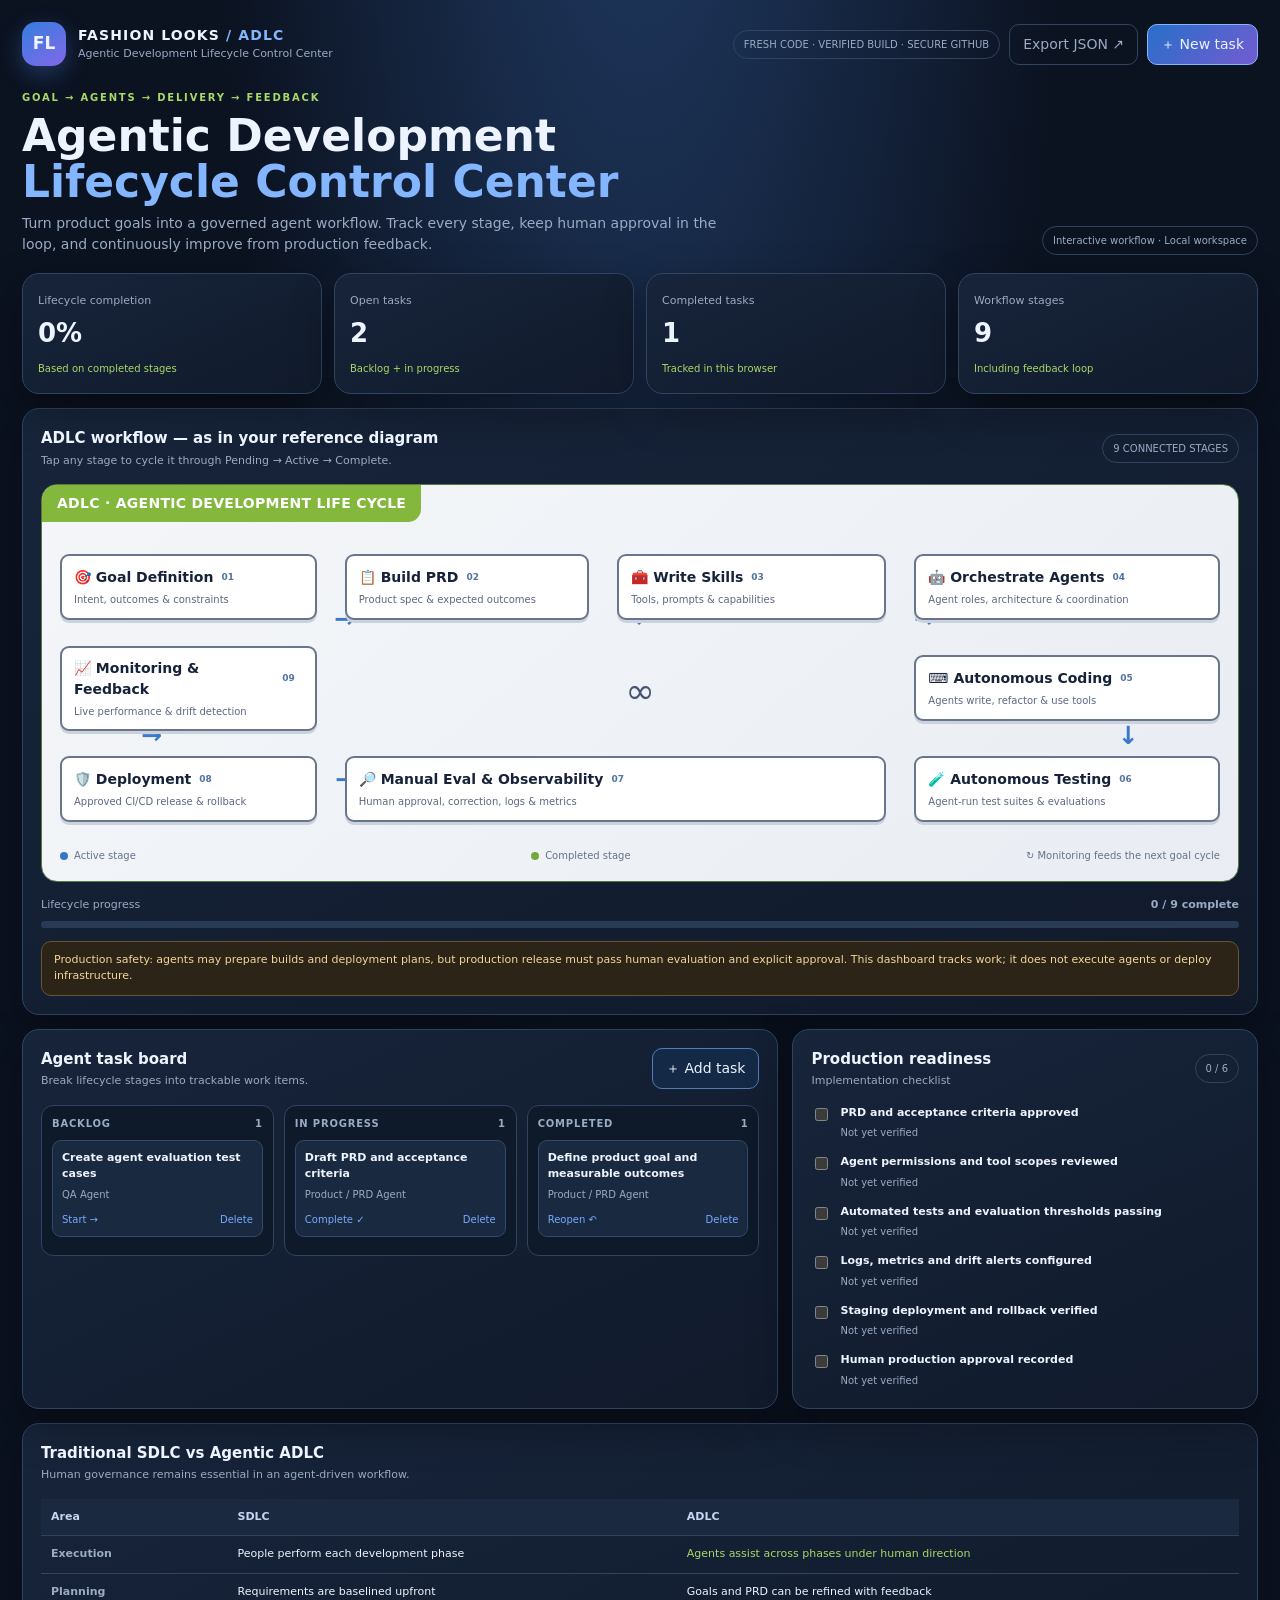
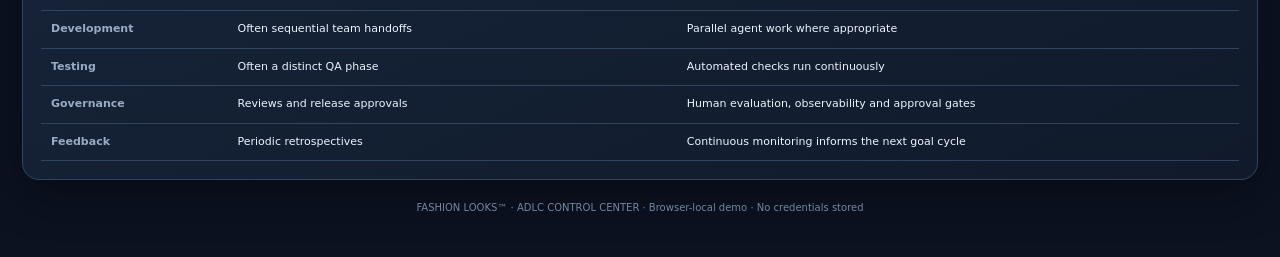
<file: adlc/index.html>
<!doctype html>
<html lang="en">
<head>
<meta charset="utf-8"><meta name="viewport" content="width=device-width,initial-scale=1">
<meta name="theme-color" content="#0b1220">
<meta name="description" content="Fashion Looks ADLC — Agentic Development Lifecycle control center.">
<title>Fashion Looks | ADLC Control Center</title>
<style>
:root{color-scheme:dark;--bg:#0b1220;--surface:#111c2e;--surface2:#16243a;--line:#30435f;--text:#eef4ff;--muted:#9aabc4;--blue:#75aaff;--green:#a8d968;--amber:#ffc078;--red:#ff8585;--shadow:0 16px 45px #0005}
*{box-sizing:border-box}body{margin:0;background:radial-gradient(ellipse at 50% -20%,#213c66 0,transparent 48%),var(--bg);color:var(--text);font:14px/1.5 Inter,ui-sans-serif,system-ui,-apple-system,"Segoe UI",sans-serif}
button,input,select{font:inherit}button{cursor:pointer}.shell{max-width:1440px;margin:auto;padding:22px}.topbar{display:flex;align-items:center;justify-content:space-between;gap:14px;margin-bottom:24px}.brand{display:flex;align-items:center;gap:12px}.brandmark{width:44px;height:44px;border-radius:14px;display:grid;place-items:center;font-weight:900;font-size:17px;background:linear-gradient(145deg,#357de0,#8368e8);box-shadow:0 8px 25px #4c83e955}.brand strong{letter-spacing:.08em}.brand small{display:block;color:var(--muted);font-size:11px}.actions{display:flex;gap:9px;align-items:center;flex-wrap:wrap}.button{border:1px solid #537cb4;background:#142946;color:#eaf3ff;border-radius:10px;padding:9px 13px;transition:transform .18s,background .18s,box-shadow .18s}.button:hover{transform:translateY(-2px);background:#1d3b62;box-shadow:0 7px 20px #3573bd33}.button:active{transform:scale(.97)}.button.primary{background:linear-gradient(135deg,#286fc9,#735bd0);border-color:#83b6ff}.button.quiet{background:transparent;border-color:var(--line);color:var(--muted)}.eyebrow{font-size:10px;letter-spacing:.18em;text-transform:uppercase;color:var(--green);font-weight:800}.intro{display:flex;justify-content:space-between;align-items:end;gap:18px;margin-bottom:18px}.intro h1{font-size:clamp(28px,4vw,44px);line-height:1.05;margin:8px 0}.intro p{color:var(--muted);max-width:700px;margin:0}.chip{border:1px solid var(--line);border-radius:99px;padding:6px 10px;color:var(--muted);font-size:10px;white-space:nowrap}.panel,.metric{background:linear-gradient(155deg,#17243a,#101a2b);border:1px solid var(--line);border-radius:17px;box-shadow:var(--shadow)}.panel{padding:18px}.metrics{display:grid;grid-template-columns:repeat(4,1fr);gap:12px;margin-bottom:14px}.metric{padding:15px}.metric label{color:var(--muted);font-size:11px}.metric strong{display:block;font-size:26px;margin:4px 0}.metric small{color:var(--green);font-size:10px}.panelhead{display:flex;justify-content:space-between;align-items:center;gap:12px;margin-bottom:15px}.panelhead h2{font-size:15px;margin:0}.panelhead p{font-size:11px;color:var(--muted);margin:3px 0 0}.diagram{position:relative;border:1px solid #557a3c;border-radius:16px;padding:18px;background:linear-gradient(140deg,#f4f6f9,#e9edf3);color:#17223a;overflow:hidden}.diagram-title{position:absolute;top:0;left:0;background:#83b83c;color:#fff;font-weight:800;padding:8px 15px;border-radius:0 0 13px 0;letter-spacing:.02em}.flowgrid{margin-top:38px;display:grid;grid-template-columns:1.05fr 1fr 1.1fr 1.25fr;grid-template-rows:92px 78px 92px;gap:16px 28px;align-items:center;position:relative}.node{position:relative;z-index:1;min-height:66px;border:2px solid #68758c;border-radius:9px;background:#fff;color:#17223a;padding:10px 12px;text-align:left;box-shadow:0 3px 0 #cbd2dc;transition:.18s;display:flex;flex-direction:column;justify-content:center}.node:hover{transform:translateY(-2px);border-color:#3978c9;box-shadow:0 7px 18px #315a8a33}.node.active{border-color:#3678c8;background:#edf5ff}.node.done{border-color:#75a83d;background:#f1f8e8}.node .node-top{display:flex;align-items:center;justify-content:space-between;gap:8px}.node b{font-size:clamp(11px,1.1vw,14px)}.node small{font-size:10px;color:#5c6880;margin-top:4px}.node .number{font-size:9px;color:#5172a0;font-weight:900}.node .mark{font-size:13px;color:#4b8c31}.goal{grid-column:1;grid-row:1}.prd{grid-column:2;grid-row:1}.skills{grid-column:3;grid-row:1}.orchestrate{grid-column:4;grid-row:1}.coding{grid-column:4;grid-row:2}.testing{grid-column:4;grid-row:3}.evaluation{grid-column:2/4;grid-row:3}.deployment{grid-column:1;grid-row:3}.monitoring{grid-column:1;grid-row:2}.arrow{position:absolute;z-index:0;color:#3979c8;font-size:25px;font-weight:800;line-height:1}.a1{top:65px;left:calc(25% - 16px)}.a2{top:65px;left:calc(50% - 16px)}.a3{top:65px;left:calc(75% - 16px)}.a4{right:7%;top:132px}.a5{right:7%;bottom:87px}.a6{bottom:42px;left:calc(75% - 14px);transform:rotate(180deg)}.a7{bottom:42px;left:calc(25% - 15px);transform:rotate(180deg)}.a8{left:7%;bottom:86px;transform:rotate(180deg)}.a9{left:7%;top:132px;transform:rotate(180deg)}.loop{position:absolute;left:50%;top:51%;transform:translate(-50%,-50%);font-size:35px;color:#263a5d;opacity:.85;pointer-events:none}.flowhint{display:flex;justify-content:space-between;gap:10px;color:#65728a;font-size:10px;margin-top:13px}.flowhint span{display:flex;align-items:center;gap:6px}.legenddot{width:8px;height:8px;border-radius:50%;background:#75a83d}.legenddot.blue{background:#3678c8}.progressarea{margin-top:15px}.progresslabels{display:flex;justify-content:space-between;color:var(--muted);font-size:11px;margin-bottom:7px}.bar{height:7px;background:#293a54;border-radius:99px;overflow:hidden}.bar span{height:100%;display:block;width:0;background:linear-gradient(90deg,#4c99ed,#9b83f3);transition:width .3s}.lower{display:grid;grid-template-columns:1.3fr .8fr;gap:14px;margin-top:14px}.kanban{display:grid;grid-template-columns:repeat(3,minmax(0,1fr));gap:10px}.column{background:#0e1929;border:1px solid var(--line);border-radius:12px;padding:10px;min-height:130px}.column h3{font-size:10px;color:var(--muted);display:flex;justify-content:space-between;margin:0 0 9px;letter-spacing:.08em}.task{background:#192940;border:1px solid #344a68;border-radius:9px;padding:9px;margin-bottom:8px}.task b{font-size:11px;display:block}.task small{color:var(--muted);font-size:10px}.task-actions{display:flex;justify-content:space-between;gap:6px;margin-top:8px}.task-actions button{border:0;background:transparent;color:var(--blue);font-size:10px;padding:0}.activity{display:grid;gap:12px}.activity label{display:flex;gap:9px;align-items:start;cursor:pointer}.activity input{accent-color:#91c94f;margin-top:3px}.activity b{display:block;font-size:11px}.activity small{color:var(--muted);font-size:10px}.note{border:1px solid #69562e;background:#2b2417;color:#f4d69c;padding:10px 12px;border-radius:10px;font-size:11px;margin-top:13px}.comparison{margin-top:14px}.compare{width:100%;border-collapse:collapse;font-size:11px;min-width:540px}.compare th,.compare td{padding:10px;border-bottom:1px solid var(--line);text-align:left}.compare th{background:#1b2940;color:#c6d6f0}.compare td:first-child{color:var(--muted);font-weight:700}.good{color:var(--green)}.tablewrap{overflow:auto}.footer{text-align:center;color:#74859f;font-size:10px;padding:20px}.modal{display:none;position:fixed;inset:0;z-index:5;background:#030914c9;place-items:center;padding:18px}.modal.open{display:grid}.dialog{width:min(440px,100%);background:#142137;border:1px solid var(--line);border-radius:16px;padding:18px;box-shadow:var(--shadow)}.dialog h2{font-size:16px;margin:0 0 12px}.dialog label{display:block;color:var(--muted);font-size:11px;margin:10px 0 5px}.dialog input,.dialog select{width:100%;padding:10px;background:#0b1628;color:var(--text);border:1px solid var(--line);border-radius:9px}.dialogactions{display:flex;justify-content:end;gap:8px;margin-top:15px}.toast{position:fixed;bottom:18px;left:50%;transform:translate(-50%,20px);opacity:0;transition:.2s;background:#1b2d47;border:1px solid #5578a8;color:#fff;padding:10px 15px;border-radius:10px;z-index:9;pointer-events:none}.toast.show{opacity:1;transform:translate(-50%,0)}
@media(max-width:850px){.metrics{grid-template-columns:repeat(2,1fr)}.lower{grid-template-columns:1fr}.flowgrid{gap:12px 18px}.node{padding:8px}.arrow{font-size:19px}}
@media(max-width:620px){.shell{padding:13px}.topbar{align-items:flex-start}.brandmark{width:38px;height:38px}.actions .chip{display:none}.intro{display:block}.intro .chip{display:inline-block;margin-top:12px}.panel{padding:13px}.diagram{padding:12px}.diagram-title{font-size:11px}.flowgrid{margin-top:38px;display:flex;flex-direction:column;gap:8px;align-items:stretch}.node{min-height:58px;width:100%;padding:9px 12px}.node b{font-size:12px}.node small{font-size:10px}.node:after{content:"↓";position:absolute;bottom:-17px;left:50%;transform:translateX(-50%);color:#3979c8;font-size:17px;font-weight:900;z-index:2}.node:last-of-type:after{display:none}.loop,.arrow{display:none}.flowhint{flex-wrap:wrap}.kanban{grid-template-columns:1fr}.column{min-height:65px}.metrics{gap:8px}.metric{padding:11px}.metric strong{font-size:22px}}
</style>
</head>
<body><main class="shell">
<header class="topbar"><div class="brand"><div class="brandmark">FL</div><div><strong>FASHION LOOKS <span style="color:#83b6ff">/ ADLC</span></strong><small>Agentic Development Lifecycle Control Center</small></div></div><div class="actions"><span class="chip">FRESH CODE · VERIFIED BUILD · SECURE GITHUB</span><button class="button quiet" id="export">Export JSON ↗</button><button class="button primary" id="addTop">＋ New task</button></div></header>
<section class="intro"><div><div class="eyebrow">Goal → Agents → Delivery → Feedback</div><h1>Agentic Development<br><span style="color:#84b6ff">Lifecycle Control Center</span></h1><p>Turn product goals into a governed agent workflow. Track every stage, keep human approval in the loop, and continuously improve from production feedback.</p></div><span class="chip">Interactive workflow · Local workspace</span></section>
<section class="metrics"><article class="metric"><label>Lifecycle completion</label><strong id="completion">0%</strong><small>Based on completed stages</small></article><article class="metric"><label>Open tasks</label><strong id="openTasks">0</strong><small>Backlog + in progress</small></article><article class="metric"><label>Completed tasks</label><strong id="doneTasks">0</strong><small>Tracked in this browser</small></article><article class="metric"><label>Workflow stages</label><strong>9</strong><small>Including feedback loop</small></article></section>
<section class="panel"><div class="panelhead"><div><h2>ADLC workflow — as in your reference diagram</h2><p>Tap any stage to cycle it through Pending → Active → Complete.</p></div><span class="chip">9 CONNECTED STAGES</span></div>
<div class="diagram"><div class="diagram-title">ADLC · AGENTIC DEVELOPMENT LIFE CYCLE</div>
<div class="flowgrid" id="flow">
<button class="node goal" data-stage="0"><span class="node-top"><b>🎯 Goal Definition</b><span class="number">01</span></span><small>Intent, outcomes & constraints</small></button>
<button class="node prd" data-stage="1"><span class="node-top"><b>📋 Build PRD</b><span class="number">02</span></span><small>Product spec & expected outcomes</small></button>
<button class="node skills" data-stage="2"><span class="node-top"><b>🧰 Write Skills</b><span class="number">03</span></span><small>Tools, prompts & capabilities</small></button>
<button class="node orchestrate" data-stage="3"><span class="node-top"><b>🤖 Orchestrate Agents</b><span class="number">04</span></span><small>Agent roles, architecture & coordination</small></button>
<button class="node coding" data-stage="4"><span class="node-top"><b>⌨️ Autonomous Coding</b><span class="number">05</span></span><small>Agents write, refactor & use tools</small></button>
<button class="node testing" data-stage="5"><span class="node-top"><b>🧪 Autonomous Testing</b><span class="number">06</span></span><small>Agent-run test suites & evaluations</small></button>
<button class="node evaluation" data-stage="6"><span class="node-top"><b>🔎 Manual Eval & Observability</b><span class="number">07</span></span><small>Human approval, correction, logs & metrics</small></button>
<button class="node deployment" data-stage="7"><span class="node-top"><b>🛡️ Deployment</b><span class="number">08</span></span><small>Approved CI/CD release & rollback</small></button>
<button class="node monitoring" data-stage="8"><span class="node-top"><b>📈 Monitoring & Feedback</b><span class="number">09</span></span><small>Live performance & drift detection</small></button>
<span class="arrow a1">→</span><span class="arrow a2">→</span><span class="arrow a3">→</span><span class="arrow a4">↓</span><span class="arrow a5">↓</span><span class="arrow a6">←</span><span class="arrow a7">←</span><span class="arrow a8">←</span><span class="arrow a9">↑</span><span class="loop">∞</span></div>
<div class="flowhint"><span><i class="legenddot blue"></i> Active stage</span><span><i class="legenddot"></i> Completed stage</span><span>↻ Monitoring feeds the next goal cycle</span></div></div>
<div class="progressarea"><div class="progresslabels"><span>Lifecycle progress</span><b id="progressText">0 / 9 complete</b></div><div class="bar"><span id="progressBar"></span></div></div>
<div class="note">Production safety: agents may prepare builds and deployment plans, but production release must pass human evaluation and explicit approval. This dashboard tracks work; it does not execute agents or deploy infrastructure.</div></section>
<section class="lower"><div class="panel"><div class="panelhead"><div><h2>Agent task board</h2><p>Break lifecycle stages into trackable work items.</p></div><button class="button" id="addTask">＋ Add task</button></div><div class="kanban"><div class="column" data-status="todo"><h3>BACKLOG <span>0</span></h3><div class="tasklist"></div></div><div class="column" data-status="doing"><h3>IN PROGRESS <span>0</span></h3><div class="tasklist"></div></div><div class="column" data-status="done"><h3>COMPLETED <span>0</span></h3><div class="tasklist"></div></div></div></div>
<aside class="panel"><div class="panelhead"><div><h2>Production readiness</h2><p>Implementation checklist</p></div><span class="chip" id="checkCount">0 / 6</span></div><div class="activity" id="checklist"></div></aside></section>
<section class="panel comparison"><div class="panelhead"><div><h2>Traditional SDLC vs Agentic ADLC</h2><p>Human governance remains essential in an agent-driven workflow.</p></div></div><div class="tablewrap"><table class="compare"><thead><tr><th>Area</th><th>SDLC</th><th>ADLC</th></tr></thead><tbody><tr><td>Execution</td><td>People perform each development phase</td><td class="good">Agents assist across phases under human direction</td></tr><tr><td>Planning</td><td>Requirements are baselined upfront</td><td>Goals and PRD can be refined with feedback</td></tr><tr><td>Development</td><td>Often sequential team handoffs</td><td>Parallel agent work where appropriate</td></tr><tr><td>Testing</td><td>Often a distinct QA phase</td><td>Automated checks run continuously</td></tr><tr><td>Governance</td><td>Reviews and release approvals</td><td>Human evaluation, observability and approval gates</td></tr><tr><td>Feedback</td><td>Periodic retrospectives</td><td>Continuous monitoring informs the next goal cycle</td></tr></tbody></table></div></section>
<footer class="footer">FASHION LOOKS™ · ADLC CONTROL CENTER · Browser-local demo · No credentials stored</footer></main>
<div class="modal" id="modal"><form class="dialog" id="taskForm"><h2>Create ADLC work item</h2><label for="title">Task title</label><input id="title" maxlength="100" required placeholder="e.g. Write acceptance tests for agent tools"><label for="owner">Assigned role</label><select id="owner"><option>Product / PRD Agent</option><option>Skills Agent</option><option>Orchestrator Agent</option><option>Engineering Agent</option><option>QA Agent</option><option>Human Reviewer</option></select><label for="status">Status</label><select id="status"><option value="todo">Backlog</option><option value="doing">In progress</option><option value="done">Completed</option></select><div class="dialogactions"><button type="button" class="button quiet" id="cancel">Cancel</button><button class="button primary">Create task</button></div></form></div><div class="toast" id="toast"></div>
<script>
(()=>{'use strict';
const stageNames=['Goal Definition','Build PRD','Write Skills','Orchestrate Agents','Autonomous Coding','Autonomous Testing','Manual Eval & Observability','Deployment','Monitoring & Feedback'];
const checks=['PRD and acceptance criteria approved','Agent permissions and tool scopes reviewed','Automated tests and evaluation thresholds passing','Logs, metrics and drift alerts configured','Staging deployment and rollback verified','Human production approval recorded'];
const read=(key,fallback)=>{try{const v=JSON.parse(localStorage.getItem(key));return v??fallback}catch{return fallback}};
let stageState=read('fl-adlc-stages',Array(9).fill('pending'));
let tasks=read('fl-adlc-tasks',[
{id:1,title:'Define product goal and measurable outcomes',owner:'Product / PRD Agent',status:'done'},
{id:2,title:'Draft PRD and acceptance criteria',owner:'Product / PRD Agent',status:'doing'},
{id:3,title:'Create agent evaluation test cases',owner:'QA Agent',status:'todo'}
]);
let checked=read('fl-adlc-checks',[]);
const $=s=>document.querySelector(s);
const save=()=>{localStorage.setItem('fl-adlc-stages',JSON.stringify(stageState));localStorage.setItem('fl-adlc-tasks',JSON.stringify(tasks));localStorage.setItem('fl-adlc-checks',JSON.stringify(checked))};
function notify(message){const el=$('#toast');el.textContent=message;el.classList.add('show');setTimeout(()=>el.classList.remove('show'),2100)}
function renderStages(){document.querySelectorAll('[data-stage]').forEach(el=>{const i=Number(el.dataset.stage),state=stageState[i];el.classList.toggle('active',state==='active');el.classList.toggle('done',state==='done');let mark=el.querySelector('.mark');if(!mark){mark=document.createElement('span');mark.className='mark';el.querySelector('.node-top').append(mark)}mark.textContent=state==='done'?'✓':state==='active'?'●':'';el.setAttribute('aria-label',stageNames[i]+': '+state)});const n=stageState.filter(x=>x==='done').length,p=Math.round(n/9*100);$('#completion').textContent=p+'%';$('#progressText').textContent=n+' / 9 complete';$('#progressBar').style.width=p+'%'}
function renderTasks(){let open=0,done=0;document.querySelectorAll('.column').forEach(col=>{const status=col.dataset.status,list=col.querySelector('.tasklist'),items=tasks.filter(t=>t.status===status);list.innerHTML='';col.querySelector('h3 span').textContent=items.length;items.forEach(task=>{const card=document.createElement('article');card.className='task';const title=document.createElement('b');title.textContent=task.title;const owner=document.createElement('small');owner.textContent=task.owner;const controls=document.createElement('div');controls.className='task-actions';const move=document.createElement('button');move.textContent=status==='todo'?'Start →':status==='doing'?'Complete ✓':'Reopen ↶';move.onclick=()=>{task.status=status==='todo'?'doing':status==='doing'?'done':'todo';save();renderTasks()};const del=document.createElement('button');del.textContent='Delete';del.onclick=()=>{tasks=tasks.filter(t=>t.id!==task.id);save();renderTasks()};controls.append(move,del);card.append(title,owner,controls);list.append(card)});if(status==='done')done+=items.length;else open+=items.length});$('#openTasks').textContent=open;$('#doneTasks').textContent=done}
function renderChecks(){const root=$('#checklist');root.innerHTML='';checks.forEach((text,i)=>{const label=document.createElement('label'),input=document.createElement('input'),wrap=document.createElement('span'),b=document.createElement('b'),small=document.createElement('small');input.type='checkbox';input.checked=checked.includes(i);input.onchange=()=>{checked=input.checked?[...checked,i]:checked.filter(x=>x!==i);save();renderChecks()};b.textContent=text;small.textContent=checked.includes(i)?'Verified by user':'Not yet verified';wrap.append(b,small);label.append(input,wrap);root.append(label)});$('#checkCount').textContent=checked.length+' / '+checks.length}
function render(){renderStages();renderTasks();renderChecks()}
document.querySelectorAll('[data-stage]').forEach(el=>el.addEventListener('click',()=>{const i=Number(el.dataset.stage),s=stageState[i];stageState[i]=s==='pending'?'active':s==='active'?'done':'pending';save();renderStages();notify(stageNames[i]+': '+stageState[i])}));
function openModal(){$('#modal').classList.add('open');$('#title').focus()}function closeModal(){$('#modal').classList.remove('open')}
$('#addTask').onclick=openModal;$('#addTop').onclick=openModal;$('#cancel').onclick=closeModal;$('#modal').onclick=e=>{if(e.target===$('#modal'))closeModal()};
$('#taskForm').onsubmit=e=>{e.preventDefault();tasks.unshift({id:Date.now(),title:$('#title').value.trim(),owner:$('#owner').value,status:$('#status').value});save();renderTasks();e.target.reset();closeModal();notify('Task added to ADLC board')};
$('#export').onclick=()=>{const data={exportedAt:new Date().toISOString(),lifecycle:stageNames.map((name,i)=>({name,status:stageState[i]})),tasks,readiness:checks.map((name,i)=>({name,complete:checked.includes(i)}))};const url=URL.createObjectURL(new Blob([JSON.stringify(data,null,2)],{type:'application/json'}));const a=document.createElement('a');a.href=url;a.download='fashion-looks-adlc-workspace.json';a.click();URL.revokeObjectURL(url);notify('ADLC workspace exported')};
render();
})();
</script></body></html>
</file>
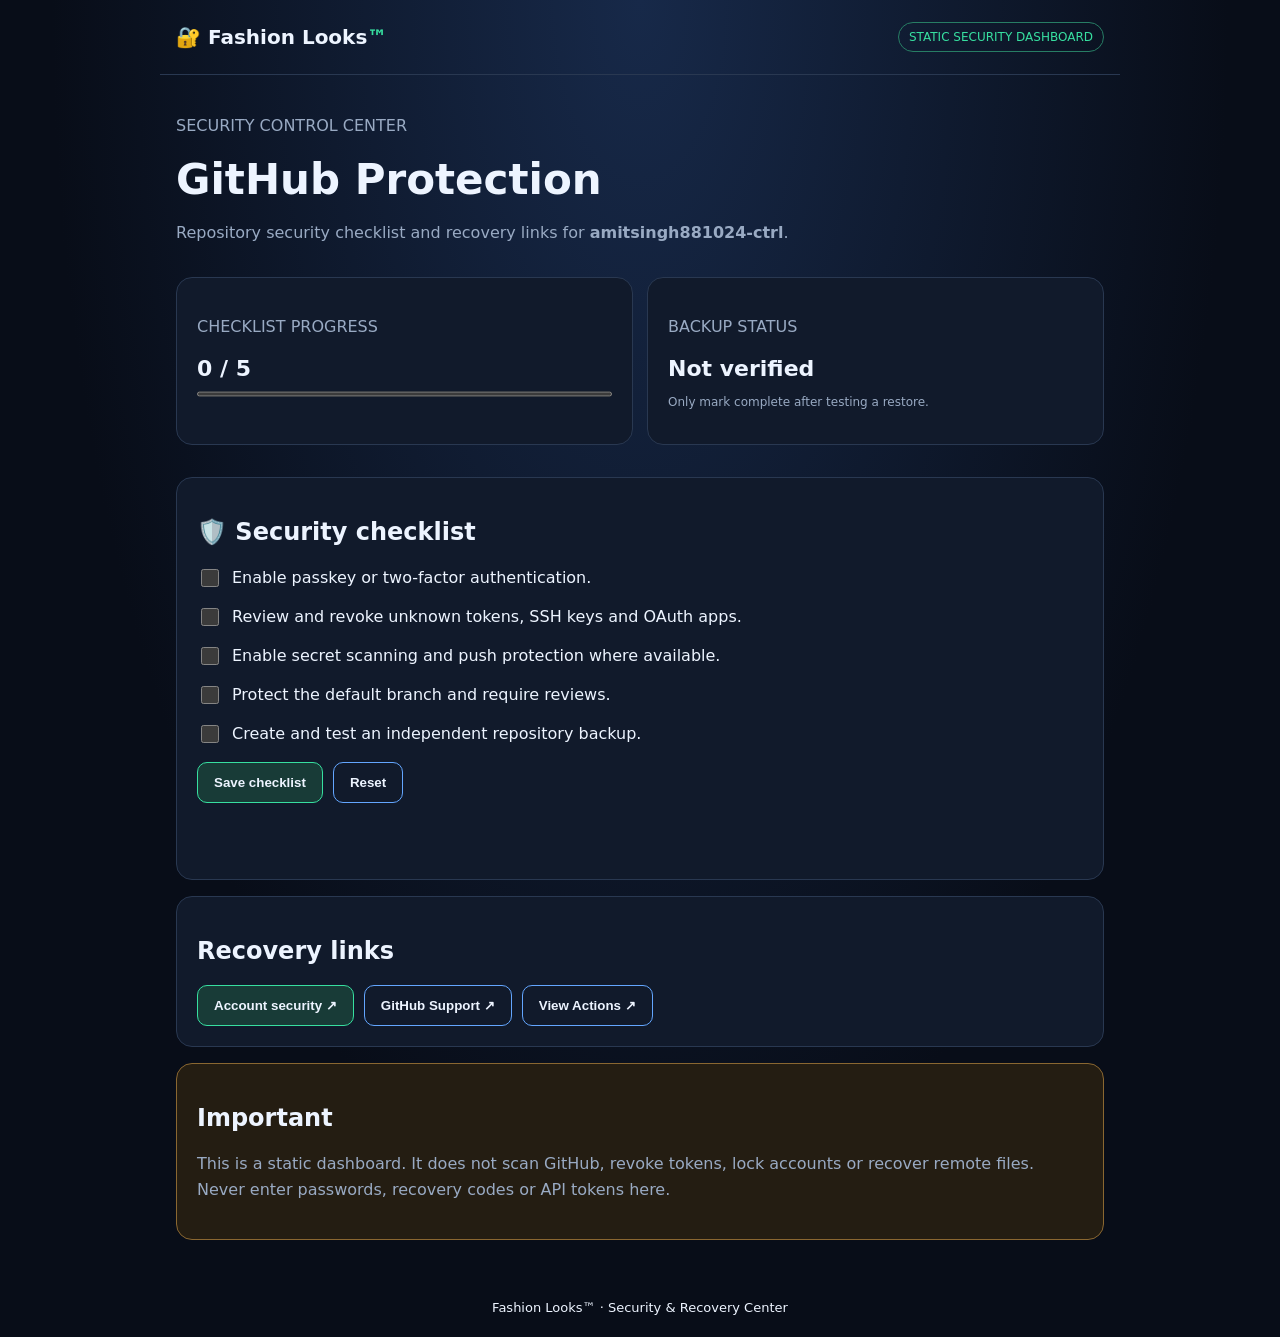
<file: public/index.html>
<!doctype html>
<html lang="en">
<head>
  <meta charset="utf-8">
  <meta name="viewport" content="width=device-width, initial-scale=1">
  <meta name="theme-color" content="#080d18">
  <title>Fashion Looks™ | Security Center</title>
  <style>
    :root{color-scheme:dark;--bg:#080d18;--panel:#111a2b;--line:#293851;--text:#edf4ff;--muted:#99aac3;--green:#37dfa0;--blue:#63a6ff}
    *{box-sizing:border-box}body{margin:0;background:radial-gradient(ellipse at top,#172949,var(--bg) 65%);color:var(--text);font:16px system-ui,Arial,sans-serif;min-height:100vh}
    header,main,footer{max-width:960px;margin:auto;padding:22px 16px}header{display:flex;justify-content:space-between;gap:12px;align-items:center;border-bottom:1px solid var(--line)}
    .brand{font-size:20px;font-weight:800}.brand span{color:var(--green)}.pill{border:1px solid #277d64;border-radius:30px;padding:7px 10px;color:var(--green);font-size:12px}
    .card{background:var(--panel);border:1px solid var(--line);border-radius:16px;padding:20px;margin:16px 0}h1{font-size:clamp(28px,6vw,42px);margin:10px 0}p{color:var(--muted);line-height:1.6}.grid{display:grid;grid-template-columns:repeat(auto-fit,minmax(220px,1fr));gap:14px}
    button{padding:12px 16px;border:1px solid var(--blue);border-radius:10px;background:transparent;color:var(--text);font-weight:700;cursor:pointer;transition:.18s}button:hover{background:#203753}button:active{transform:scale(.97)}.primary{border-color:var(--green);background:#183b37}
    .actions{display:flex;flex-wrap:wrap;gap:10px;margin-top:16px}.check{display:flex;gap:10px;margin:15px 0;line-height:1.5}.check input{width:18px;height:18px;accent-color:var(--green)}progress{width:100%;height:10px;accent-color:var(--green)}.value{font-size:22px;font-weight:750;overflow-wrap:anywhere}
    #message{min-height:24px;color:var(--green)}.warning{border-color:#8a6731;background:#241d12}.small{font-size:12px}a{color:var(--blue)}footer{text-align:center;font-size:13px}
    @media(max-width:520px){header{align-items:flex-start;flex-direction:column}.card{padding:16px}}
  </style>
</head>
<body>
<header><div class="brand">🔐 Fashion Looks<span>™</span></div><div class="pill">STATIC SECURITY DASHBOARD</div></header>
<main>
  <p>SECURITY CONTROL CENTER</p><h1>GitHub Protection</h1>
  <p>Repository security checklist and recovery links for <strong>amitsingh881024-ctrl</strong>.</p>
  <section class="grid">
    <div class="card"><p>CHECKLIST PROGRESS</p><div class="value" id="count">0 / 5</div><progress id="progress" max="5" value="0"></progress></div>
    <div class="card"><p>BACKUP STATUS</p><div class="value" id="backup">Not verified</div><p class="small">Only mark complete after testing a restore.</p></div>
  </section>
  <section class="card"><h2>🛡️ Security checklist</h2>
    <label class="check"><input type="checkbox" data-key="mfa">Enable passkey or two-factor authentication.</label>
    <label class="check"><input type="checkbox" data-key="tokens">Review and revoke unknown tokens, SSH keys and OAuth apps.</label>
    <label class="check"><input type="checkbox" data-key="secrets">Enable secret scanning and push protection where available.</label>
    <label class="check"><input type="checkbox" data-key="branch">Protect the default branch and require reviews.</label>
    <label class="check"><input type="checkbox" data-key="backup">Create and test an independent repository backup.</label>
    <div class="actions"><button class="primary" id="save">Save checklist</button><button id="reset">Reset</button></div><p id="message" role="status" aria-live="polite"></p>
  </section>
  <section class="card"><h2>Recovery links</h2><div class="actions">
    <button class="primary" onclick="window.open('https://github.com/settings/security','_blank','noopener,noreferrer')">Account security ↗</button>
    <button onclick="window.open('https://support.github.com/','_blank','noopener,noreferrer')">GitHub Support ↗</button>
    <button onclick="window.open('https://github.com/fashion-looks/Textile-AI-Automation/actions','_blank','noopener,noreferrer')">View Actions ↗</button>
  </div></section>
  <section class="card warning"><h2>Important</h2><p>This is a static dashboard. It does not scan GitHub, revoke tokens, lock accounts or recover remote files. Never enter passwords, recovery codes or API tokens here.</p></section>
</main>
<footer>Fashion Looks™ · Security & Recovery Center</footer>
<script>
const boxes=[...document.querySelectorAll('[data-key]')];
function refresh(){const n=boxes.filter(x=>x.checked).length;document.querySelector('#count').textContent=n+' / '+boxes.length;document.querySelector('#progress').value=n;document.querySelector('#backup').textContent=document.querySelector('[data-key="backup"]').checked?'Marked complete':'Not verified'}
try{const s=JSON.parse(localStorage.getItem('fl-security-checklist')||'{}');boxes.forEach(x=>x.checked=s[x.dataset.key]===true)}catch{}
boxes.forEach(x=>x.addEventListener('change',refresh));refresh();
document.querySelector('#save').addEventListener('click',()=>{try{const s={};boxes.forEach(x=>s[x.dataset.key]=x.checked);localStorage.setItem('fl-security-checklist',JSON.stringify(s));document.querySelector('#message').textContent='Saved in this browser.'}catch{document.querySelector('#message').textContent='Browser storage unavailable.'}});
document.querySelector('#reset').addEventListener('click',()=>{boxes.forEach(x=>x.checked=false);try{localStorage.removeItem('fl-security-checklist')}catch{}refresh();document.querySelector('#message').textContent='Checklist reset.'});
</script>
</body>
</html>
</file>
